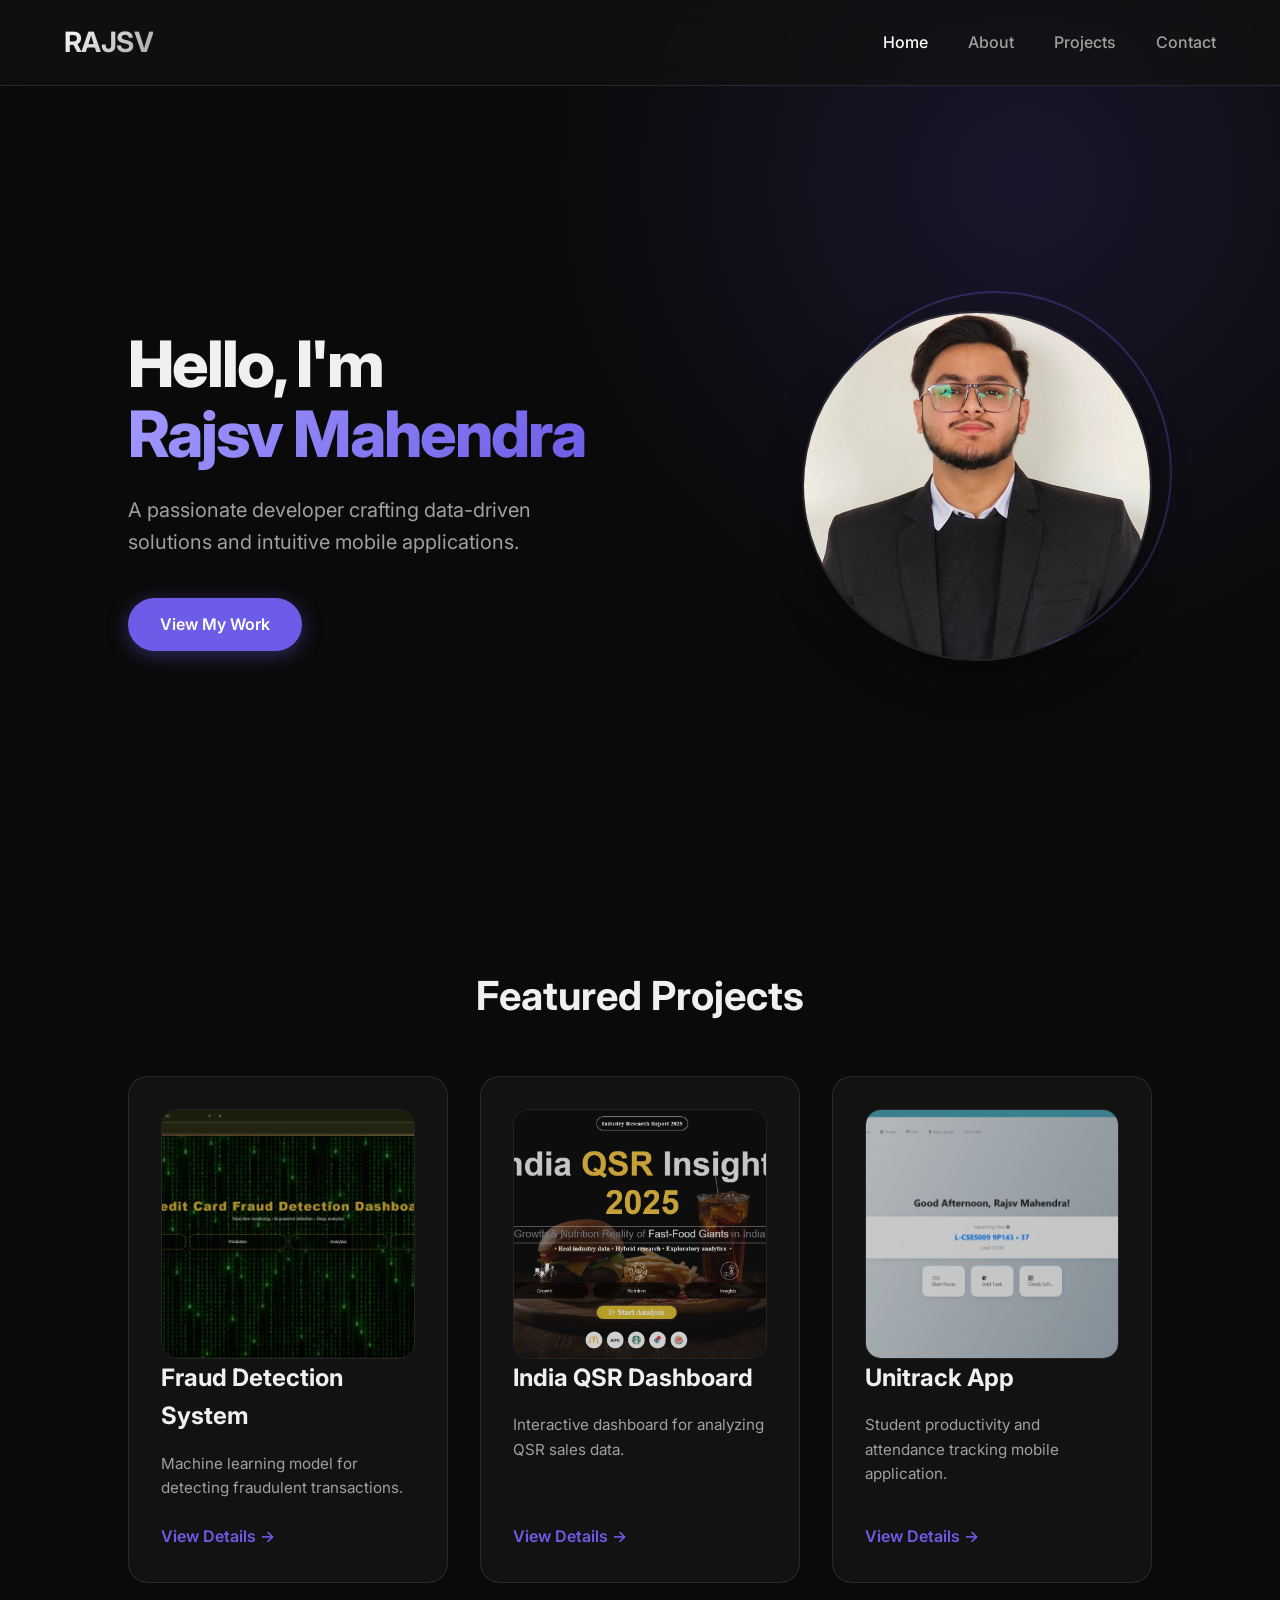
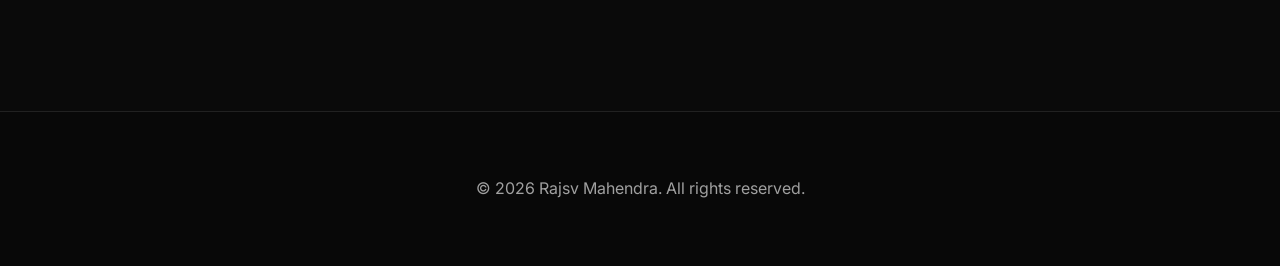
<file: index.html>
<!DOCTYPE html>
<html lang="en">

<head>
    <meta charset="UTF-8">
    <meta name="description"
        content="Portfolio of Rajsv Mahendra, showcasing web development and data analytics projects.">
    <meta name="viewport" content="width=device-width, initial-scale=1.0">

    <!-- Google Font -->
    <link href="https://fonts.googleapis.com/css2?family=Inter:wght@400;600;800&display=swap" rel="stylesheet">

    <link rel="stylesheet" href="index.css">
    <title>Rajsv Mahendra | Portfolio</title>
</head>

<body>

    <header class="navbar">
        <a href="index.html" class="logo">RAJSV</a>
        <nav>
            <ul class="nav-links">
                <li><a href="index.html" class="active">Home</a></li>
                <li><a href="about.html">About</a></li>
                <li><a href="projects.html">Projects</a></li>
                <li><a href="contact.html">Contact</a></li>
            </ul>
        </nav>
    </header>

    <section class="hero">
        <div class="hero-text">
            <h2>Hello, I'm <br><span class="gradient-text">Rajsv Mahendra</span></h2>
            <p>A passionate developer crafting data-driven solutions and intuitive mobile applications.</p>
            <a href="projects.html" class="btn">View My Work</a>
        </div>

        <div class="profile-container">
            <img src="images/profile.png" alt="Rajsv Mahendra" class="profile-img">
        </div>
    </section>

    <section class="page-section">
        <h2>Featured Projects</h2>
        <div class="gallery">

            <div class="card">
                <img src="images/landing.png" alt="Landing Page Project">
                <h3>Fraud Detection System</h3>
                <p>Machine learning model for detecting fraudulent transactions.</p>
                <a href="projects.html">View Details →</a>
            </div>

            <div class="card">
                <img src="images/Home Page.png" alt="Home Page Project">
                <h3>India QSR Dashboard</h3>
                <p>Interactive dashboard for analyzing QSR sales data.</p>
                <a href="projects.html">View Details →</a>
            </div>

            <div class="card">
                <img src="images/unitrack.png" alt="Unitrack App Project">
                <h3>Unitrack App</h3>
                <p>Student productivity and attendance tracking mobile application.</p>
                <a href="projects.html">View Details →</a>
            </div>

        </div>

    </section>

    <footer>
        <p>© 2026 Rajsv Mahendra. All rights reserved.</p>
    </footer>

</body>

</html>
</file>
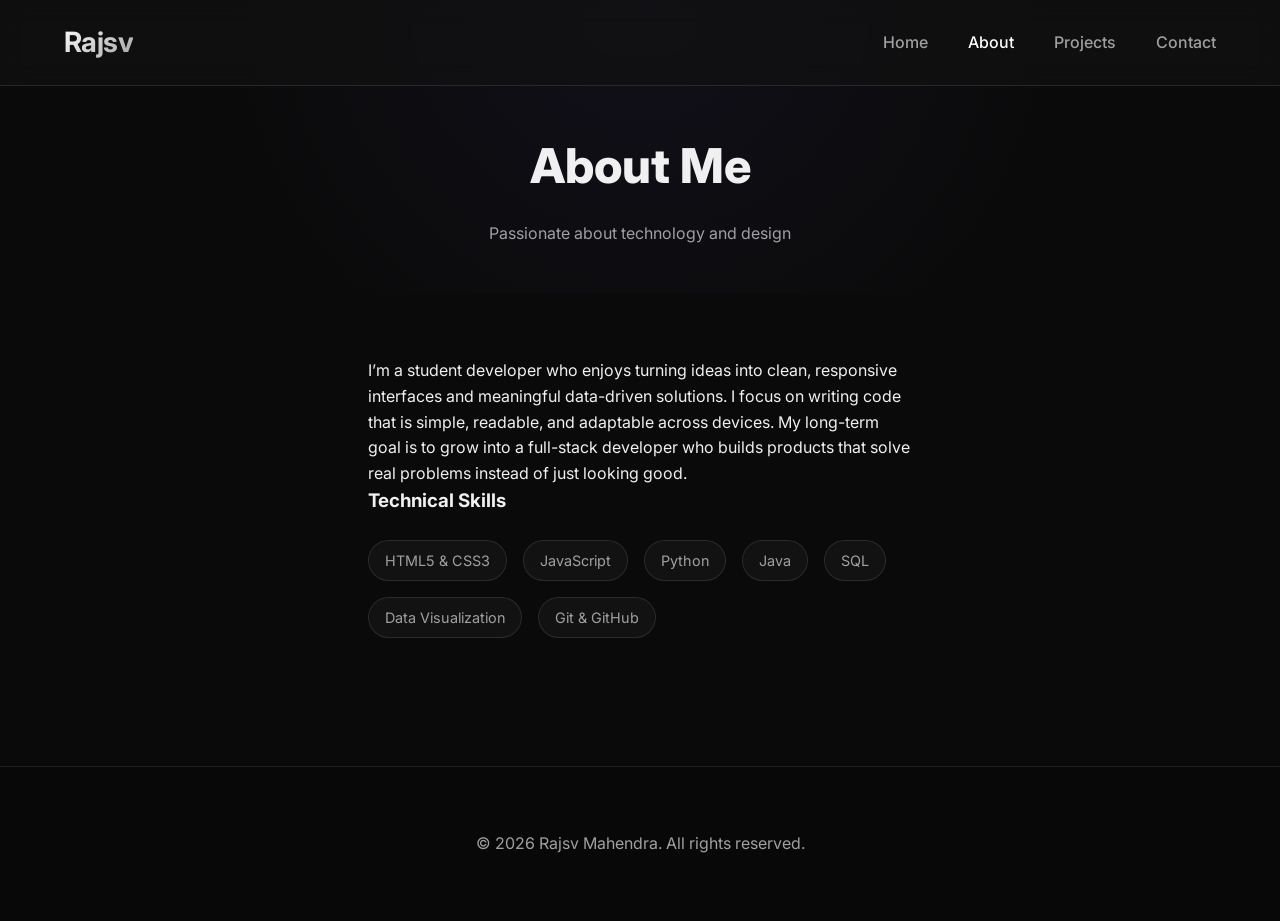
<file: about.html>
<!DOCTYPE html>
<html lang="en">

<head>
    <meta charset="UTF-8">
    <meta name="description"
        content="About Rajsv Mahendra, a student developer focused on web development and data analytics.">
    <meta name="viewport" content="width=device-width, initial-scale=1.0">

    <!-- Google Font -->
    <link href="https://fonts.googleapis.com/css2?family=Inter:wght@400;600;800&display=swap" rel="stylesheet">

    <link rel="stylesheet" href="index.css">
    <title>About Me | Rajsv Mahendra</title>
</head>

<body>

    <header class="navbar">
        <a href="index.html" class="logo">Rajsv</a>
        <nav>
            <ul class="nav-links">
                <li><a href="index.html">Home</a></li>
                <li><a href="about.html" class="active">About</a></li>
                <li><a href="projects.html">Projects</a></li>
                <li><a href="contact.html">Contact</a></li>
            </ul>
        </nav>
    </header>

    <div class="page-header">
        <h2>About Me</h2>
        <p class="subtitle">Passionate about technology and design</p>
    </div>

    <section class="page-section section-center">

        <p class="about-text">
            I’m a student developer who enjoys turning ideas into clean, responsive interfaces and meaningful
            data-driven
            solutions. I focus on writing code that is simple, readable, and adaptable across devices. My long-term goal
            is
            to grow into a full-stack developer who builds products that solve real problems instead of just looking
            good.
        </p>

        <h3>Technical Skills</h3>

        <div class="skills-grid">
            <span class="skill-tag">HTML5 & CSS3</span>
            <span class="skill-tag">JavaScript</span>
            <span class="skill-tag">Python</span>
            <span class="skill-tag">Java</span>
            <span class="skill-tag">SQL</span>
            <span class="skill-tag">Data Visualization</span>
            <span class="skill-tag">Git & GitHub</span>
        </div>

    </section>

    <footer>
        <p>© 2026 Rajsv Mahendra. All rights reserved.</p>
    </footer>

</body>

</html>
</file>
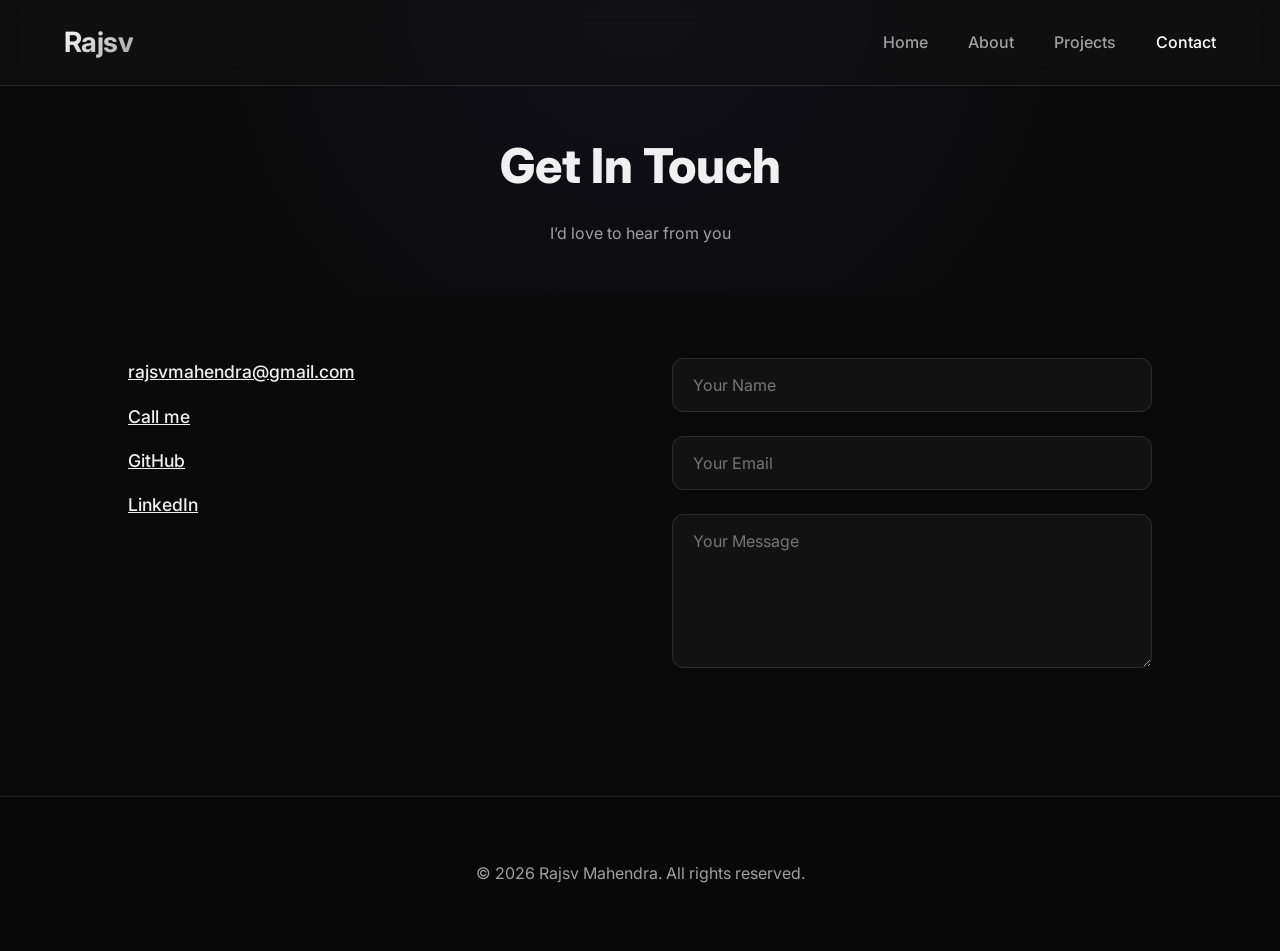
<file: contact.html>
<!DOCTYPE html>
<html lang="en">

<head>
    <meta charset="UTF-8">
    <meta name="description" content="Contact Rajsv Mahendra for collaboration or project inquiries.">
    <meta name="viewport" content="width=device-width, initial-scale=1.0">

    <!-- Google Font -->
    <link href="https://fonts.googleapis.com/css2?family=Inter:wght@400;600;800&display=swap" rel="stylesheet">

    <link rel="stylesheet" href="index.css">
    <title>Contact | Rajsv Mahendra</title>
</head>

<body>

    <header class="navbar">
        <a href="index.html" class="logo">Rajsv</a>
        <nav>
            <ul class="nav-links">
                <li><a href="index.html">Home</a></li>
                <li><a href="about.html">About</a></li>
                <li><a href="projects.html">Projects</a></li>
                <li><a href="contact.html" class="active">Contact</a></li>
            </ul>
        </nav>
    </header>

    <div class="page-header">
        <h2>Get In Touch</h2>
        <p class="subtitle">I’d love to hear from you</p>
    </div>

    <section class="page-section">
        <div class="contact-container">

            <div class="contact-details">
                <h4><a href="mailto:rajsvmahendra@gmail.com"><u>rajsvmahendra@gmail.com</u></a></h4>
                <h4><a href="tel:+919026105513"><u>Call me</u></a></h4>
                <h4><a href="https://github.com/rajsvmahendra" target="_blank"><u>GitHub</u></a></h4>
                <h4><a href="https://linkedin.com/in/rajsvmahendra" target="_blank"><u>LinkedIn</u></a></h4>
            </div>

            <form class="contact-form">
                <input type="text" placeholder="Your Name">
                <input type="email" placeholder="Your Email">
                <textarea placeholder="Your Message" rows="6"></textarea>
            </form>


        </div>
    </section>

    <footer>
        <p>© 2026 Rajsv Mahendra. All rights reserved.</p>
    </footer>

</body>

</html>
</file>
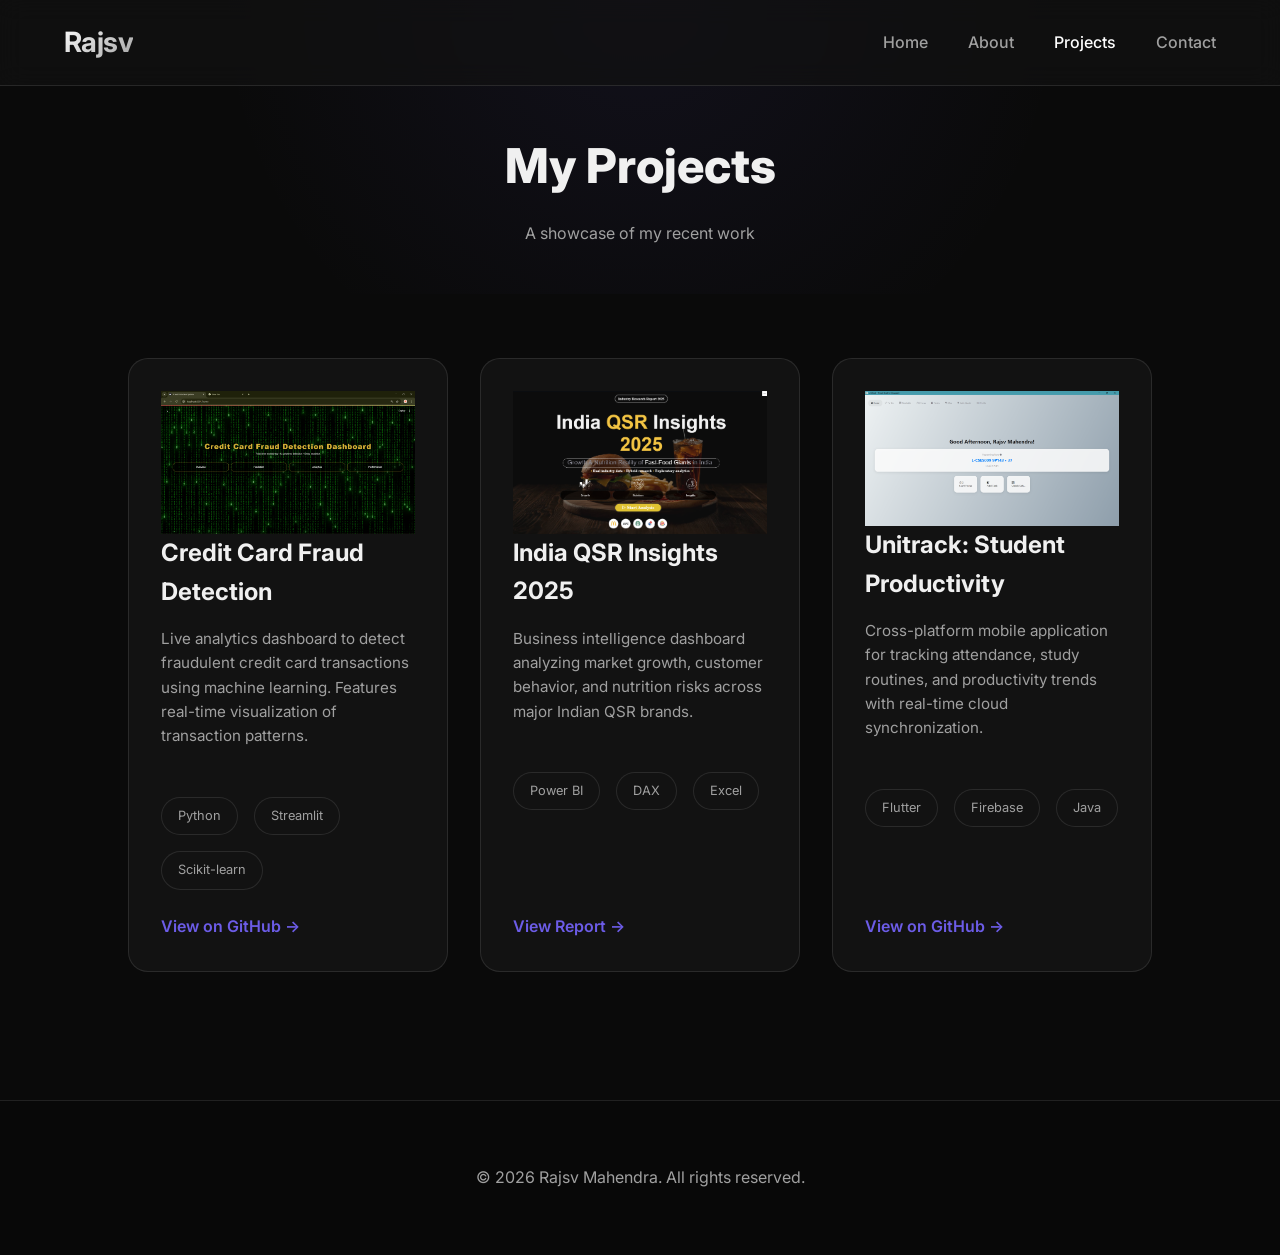
<file: projects.html>
<!DOCTYPE html>
<html lang="en">

<head>
  <meta charset="UTF-8">
  <meta name="description"
    content="Projects by Rajsv Mahendra including web apps, data analytics dashboards, and mobile applications.">
  <meta name="viewport" content="width=device-width, initial-scale=1.0">

  <!-- Google Font -->
  <link href="https://fonts.googleapis.com/css2?family=Inter:wght@400;600;800&display=swap" rel="stylesheet">

  <link rel="stylesheet" href="index.css">
  <title>Projects | Rajsv Mahendra</title>
</head>

<body>

  <header class="navbar">
    <a href="index.html" class="logo">Rajsv</a>
    <nav>
      <ul class="nav-links">
        <li><a href="index.html">Home</a></li>
        <li><a href="about.html">About</a></li>
        <li><a href="projects.html" class="active">Projects</a></li>
        <li><a href="contact.html">Contact</a></li>
      </ul>
    </nav>
  </header>

  <div class="page-header">
    <h2>My Projects</h2>
    <p class="subtitle">A showcase of my recent work</p>
  </div>

  <section class="page-section">
    <div class="cards">

      <div class="card">
        <img src="images/landing.png" alt="Credit Card Fraud Detection Dashboard">
        <h3>Credit Card Fraud Detection</h3>
        <p>
          Live analytics dashboard to detect fraudulent credit card transactions using machine learning.
          Features real-time visualization of transaction patterns.
        </p>
        <div class="skills-grid project-tags">
          <span class="skill-tag small-tag">Python</span>
          <span class="skill-tag small-tag">Streamlit</span>
          <span class="skill-tag small-tag">Scikit-learn</span>
        </div>
        <a href="https://github.com/rajsvmahendra/Fraud-Detection-System.git" target="_blank">View on GitHub →</a>
      </div>

      <div class="card">
        <img src="images/Home Page.png" alt="India QSR Insights Dashboard">
        <h3>India QSR Insights 2025</h3>
        <p>
          Business intelligence dashboard analyzing market growth, customer behavior, and nutrition risks
          across major Indian QSR brands.
        </p>
        <div class="skills-grid project-tags">
          <span class="skill-tag small-tag">Power BI</span>
          <span class="skill-tag small-tag">DAX</span>
          <span class="skill-tag small-tag">Excel</span>
        </div>
        <a href="https://github.com/rajsvmahendra/India-QSR-Insights-2025.git" target="_blank">View Report →</a>
      </div>

      <div class="card">
        <img src="images/unitrack.png" alt="Unitrack Mobile Application">
        <h3>Unitrack: Student Productivity</h3>
        <p>
          Cross-platform mobile application for tracking attendance, study routines, and productivity trends
          with real-time cloud synchronization.
        </p>
        <div class="skills-grid project-tags">
          <span class="skill-tag small-tag">Flutter</span>
          <span class="skill-tag small-tag">Firebase</span>
          <span class="skill-tag small-tag">Java</span>
        </div>
        <a href="https://github.com/rajsvmahendra/unitrack" target="_blank">View on GitHub →</a>
      </div>

    </div>
  </section>

  <footer>
    <p>© 2026 Rajsv Mahendra. All rights reserved.</p>
  </footer>

</body>

</html>
</file>
<file: index.css>
:root {
  --bg: #0a0a0a;
  --surface: #121212;
  --surface-hover: #1e1e1e;
  --text: #f0f0f0;
  --text-secondary: #a0a0a0;
  --accent: #6c5ce7;
  /* Distinctive purple */
  --accent-glow: rgba(108, 92, 231, 0.4);
  --glass: rgba(18, 18, 18, 0.7);
  --border: rgba(255, 255, 255, 0.1);
  --font-main: 'Inter', sans-serif;
  --transition: all 0.3s cubic-bezier(0.25, 0.8, 0.25, 1);
}

* {
  margin: 0;
  padding: 0;
  box-sizing: border-box;

}

body {
  background: var(--bg);
  color: var(--text);
  font-family: var(--font-main);
  line-height: 1.6;
  overflow-x: hidden;
}

a {
  text-decoration: none;
  color: inherit;
  transition: var(--transition);
}

/* Navbar */
.navbar {
  position: fixed;
  top: 0;
  width: 100%;
  display: flex;
  justify-content: space-between;
  align-items: center;
  padding: 1.25rem 5%;
  background: var(--glass);
  backdrop-filter: blur(12px);
  border-bottom: 1px solid var(--border);
  z-index: 1000;
  transition: var(--transition);
}

.logo {
  font-size: 1.75rem;
  font-weight: 700;
  background: linear-gradient(135deg, #fff, var(--text-secondary));
  -webkit-background-clip: text;
  -webkit-text-fill-color: transparent;
  letter-spacing: -0.02em;
}

.nav-links {
  list-style: none;
  display: flex;
  gap: 2.5rem;
}

.nav-links a {
  font-weight: 500;
  color: var(--text-secondary);
  position: relative;
}

.nav-links a:hover,
.nav-links a.active {
  color: #fff;
}

.nav-links a::after {
  content: '';
  position: absolute;
  width: 0;
  height: 2px;
  bottom: -4px;
  left: 0;
  background: var(--accent);
  transition: var(--transition);
}

.nav-links a:hover::after {
  width: 100%;
}

/* Hero Section */
.hero {
  min-height: 100vh;
  display: flex;
  align-items: center;
  justify-content: space-between;
  padding: 0 10%;
  padding-top: 80px;
  background: radial-gradient(circle at 80% 20%, rgba(108, 92, 231, 0.15) 0%, transparent 40%);
}

.hero-text {
  max-width: 600px;
  z-index: 1;
}

.hero-text h2 {
  font-size: 4rem;
  line-height: 1.1;
  font-weight: 800;
  margin-bottom: 1.5rem;
  letter-spacing: -0.03em;
}

.gradient-text {
  background: linear-gradient(135deg, #a29bfe, var(--accent));
  -webkit-background-clip: text;
  -webkit-text-fill-color: transparent;
}

.hero-text p {
  font-size: 1.25rem;
  color: var(--text-secondary);
  margin-bottom: 2.5rem;
  max-width: 480px;
}

.btn {
  display: inline-flex;
  align-items: center;
  padding: 0.875rem 2rem;
  background: var(--accent);
  color: #fff;
  font-weight: 600;
  border-radius: 50px;
  box-shadow: 0 4px 20px var(--accent-glow);
  transition: var(--transition);
}

.btn:hover {
  transform: translateY(-2px);
  box-shadow: 0 8px 25px var(--accent-glow);
}

.profile-container {
  position: relative;
}

.profile-img {
  width: 350px;
  height: 350px;
  object-fit: cover;
  border-radius: 50%;
  border: 2px solid var(--border);
  box-shadow: 0 20px 40px rgba(0, 0, 0, 0.3);
  position: relative;
  z-index: 2;
  animation: float 6s ease-in-out infinite;
}

.profile-container::before {
  content: '';
  position: absolute;
  top: -20px;
  right: -20px;
  width: 100%;
  height: 100%;
  border-radius: 50%;
  border: 2px solid var(--accent);
  opacity: 0.3;
  z-index: 1;
}

/* Page Sections */
.page-header {
  text-align: center;
  padding: 8rem 0 3rem;
  background: radial-gradient(circle at top, rgba(108, 92, 231, 0.08) 0%, transparent 60%);
}

.page-header h2 {
  font-size: 3rem;
  font-weight: 800;
  margin-bottom: 1rem;
}

.page-section {
  padding: 4rem 10%;
}

.page-section h2 {
  font-size: 2.5rem;
  font-weight: 700;
  margin-bottom: 3rem;
  text-align: center;
}

/* Gallery / Projects */
.gallery,
.cards {
  display: grid;
  grid-template-columns: repeat(auto-fit, minmax(320px, 1fr));
  gap: 2rem;
}

.card {
  background: var(--surface);
  border: 1px solid var(--border);
  border-radius: 20px;
  padding: 2rem;
  transition: var(--transition);
  display: flex;
  flex-direction: column;
  justify-content: space-between;
  height: 100%;
}

/* Image gallery on home page */
.gallery img {
  width: 100%;
  height: 250px;
  object-fit: cover;
  border-radius: 16px;
  transition: var(--transition);
  opacity: 0.8;
  border: 1px solid var(--border);
}

.gallery img:hover {
  transform: scale(1.03);
  opacity: 1;
  box-shadow: 0 10px 30px rgba(0, 0, 0, 0.2);
}

.card:hover {
  transform: translateY(-5px);
  background: var(--surface-hover);
  border-color: rgba(108, 92, 231, 0.3);
}

.card h3 {
  font-size: 1.5rem;
  margin-bottom: 1rem;
}

.card p {
  color: var(--text-secondary);
  font-size: 0.95rem;
  margin-bottom: 1.5rem;
}

.card a {
  display: inline-block;
  color: var(--accent);
  font-weight: 600;
  margin-top: auto;
}

.card a:hover {
  text-decoration: underline;
}

/* Forms */
.contact-container {
  display: grid;
  grid-template-columns: 1fr 1fr;
  gap: 4rem;
  align-items: start;
}

.contact-details p {
  font-size: 1.2rem;
  margin-bottom: 1.5rem;
  display: flex;
  align-items: center;
  gap: 1rem;
}

.contact-form {
  display: flex;
  flex-direction: column;
  gap: 1.5rem;
}

input,
textarea {
  width: 100%;
  padding: 1rem 1.25rem;
  background: var(--surface);
  border: 1px solid var(--border);
  border-radius: 12px;
  color: var(--text);
  font-family: var(--font-main);
  font-size: 1rem;
  transition: var(--transition);
}

input:focus,
textarea:focus {
  outline: none;
  border-color: var(--accent);
  background: var(--bg);
}

button[type="submit"] {
  cursor: pointer;
  border: none;
  background: var(--accent);
  color: white;
  padding: 1rem;
  border-radius: 12px;
  font-weight: 600;
  font-size: 1rem;
  transition: var(--transition);
}

button[type="submit"]:hover {
  background: #5649c0;
}


/* Footer */
footer {
  text-align: center;
  padding: 4rem 2rem;
  background: #080808;
  color: var(--text-secondary);
  border-top: 1px solid var(--border);
  margin-top: 4rem;
}

/* Skills (About Page) */
.skills-grid {
  display: flex;
  flex-wrap: wrap;
  gap: 1rem;
  margin-top: 1.5rem;
}

.skill-tag {
  background: var(--surface);
  border: 1px solid var(--border);
  padding: 0.5rem 1rem;
  border-radius: 50px;
  font-size: 0.9rem;
  color: var(--text-secondary);
}

/* Animations */
@keyframes float {
  0% {
    transform: translateY(0);
  }

  50% {
    transform: translateY(-15px);
  }

  100% {
    transform: translateY(0);
  }
}

@keyframes fadeUp {
  from {
    opacity: 0;
    transform: translateY(20px);
  }

  to {
    opacity: 1;
    transform: translateY(0);
  }
}

/* Responsive */
@media (max-width: 900px) {
  .hero {
    flex-direction: column-reverse;
    /* Text on top on mobile usually, but here maybe image on top? Let's keep text top for accessibility usually, but design wise image top is common. Let's stack them nicely. */
    text-align: center;
    justify-content: center;
    gap: 3rem;
  }

  .hero-text {
    margin-top: 2rem;
  }

  .hero-text h2 {
    font-size: 3rem;
  }

  .contact-container {
    grid-template-columns: 1fr;
  }
}

@media (max-width: 500px) {
  .nav-links {
    display: none;
  }

  .hero-text h2 {
    font-size: 2.5rem;
  }

  .profile-img {
    width: 250px;
    height: 250px;
  }
}

/* Utility Classes */
.subtitle {
  color: var(--text-secondary);
  margin-top: 0.5rem;
  text-align: center;
}

.section-center {
  max-width: 800px;
  margin: 0 auto;
}

.small-tag {
  font-size: 0.8rem;
}

.project-tags {
  margin-bottom: 1.5rem;
}

.icon {
  color: var(--accent);
  margin-right: 10px;
}

/* Contact titles */
.section-title {
  margin-bottom: 2rem;
  font-size: 1.5rem;
}

/* Mobile navbar fallback */
@media (max-width: 500px) {
  .nav-links {
    flex-direction: column;
    background: var(--surface);
    position: absolute;
    top: 70px;
    right: 0;
    width: 100%;
    padding: 1rem 0;
  }

  .nav-links li {
    text-align: center;
    padding: 0.5rem 0;
  }
}

.contact-details h4 {
  margin-bottom: 1rem;
  font-size: 1.1rem;
  font-weight: 500;
}

.contact-details a {
  color: var(--text);
}

.contact-details a:hover {
  color: var(--accent);
}
</file>
